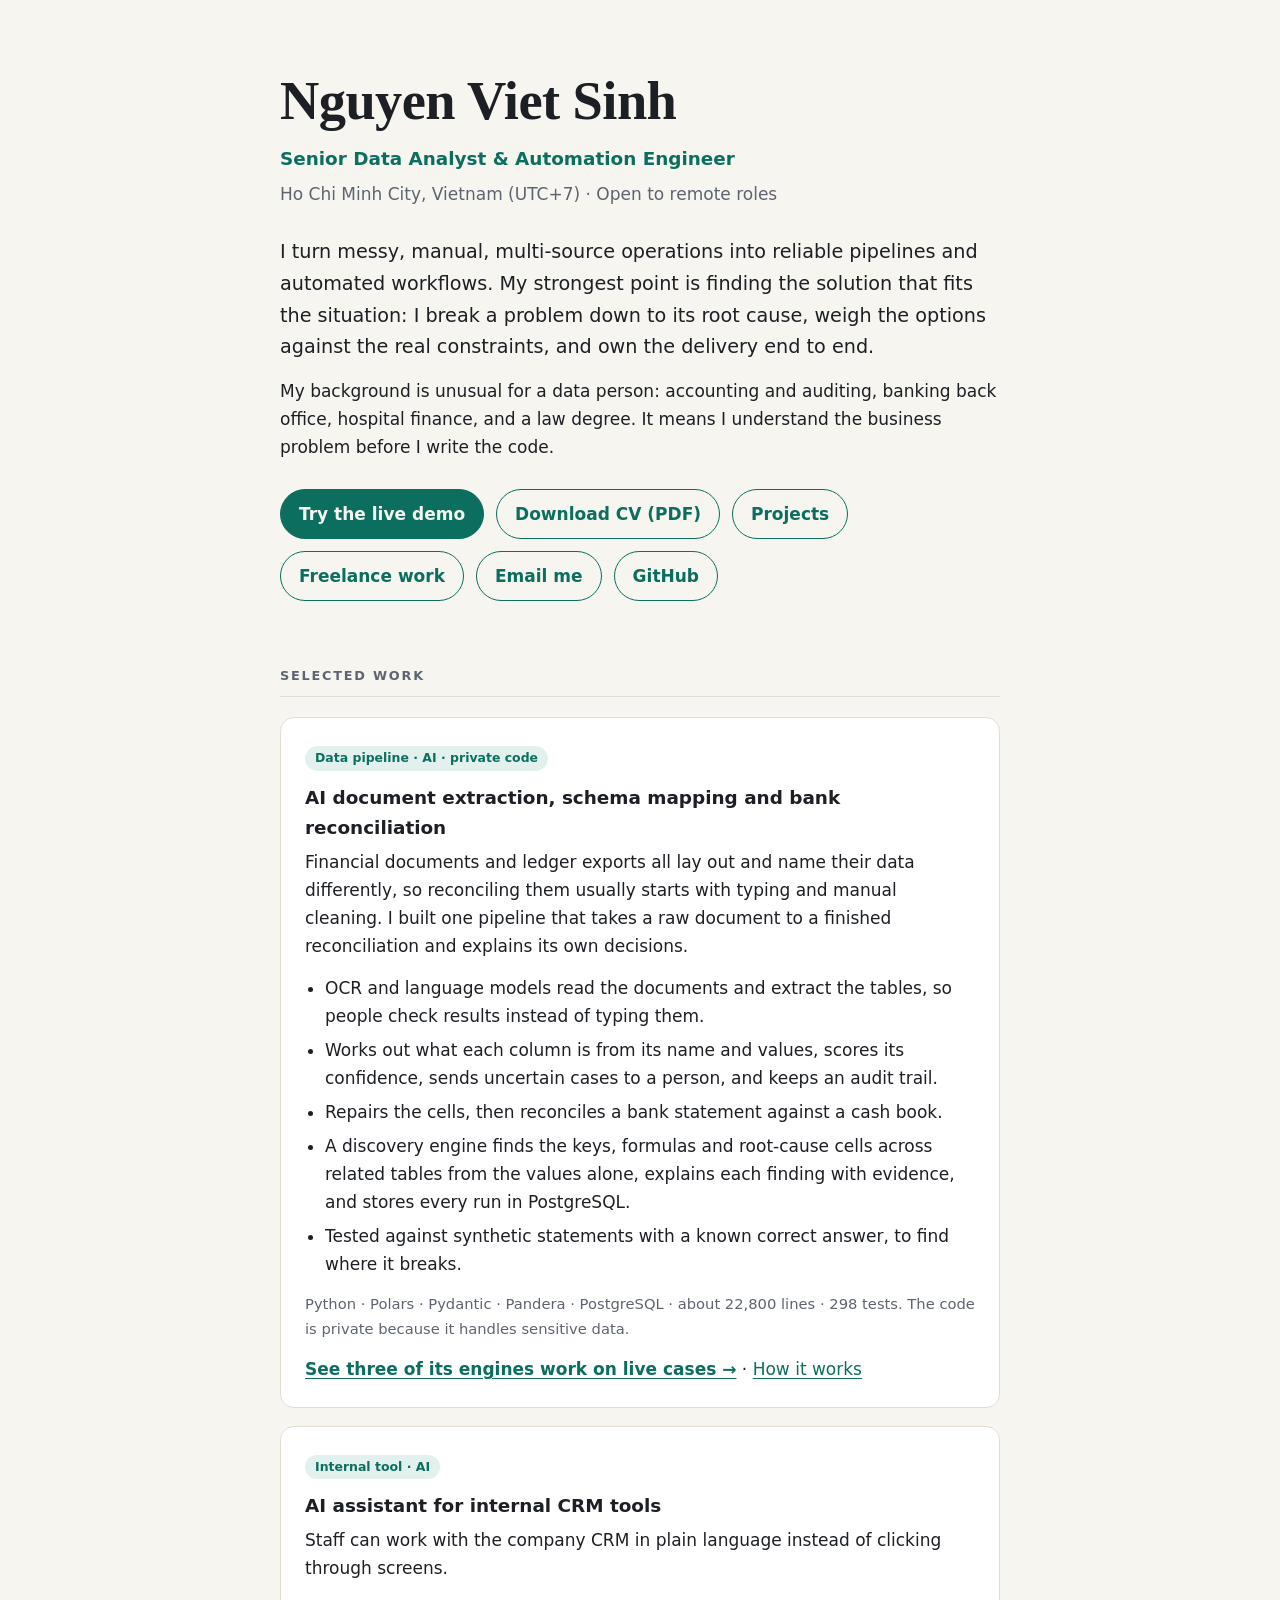
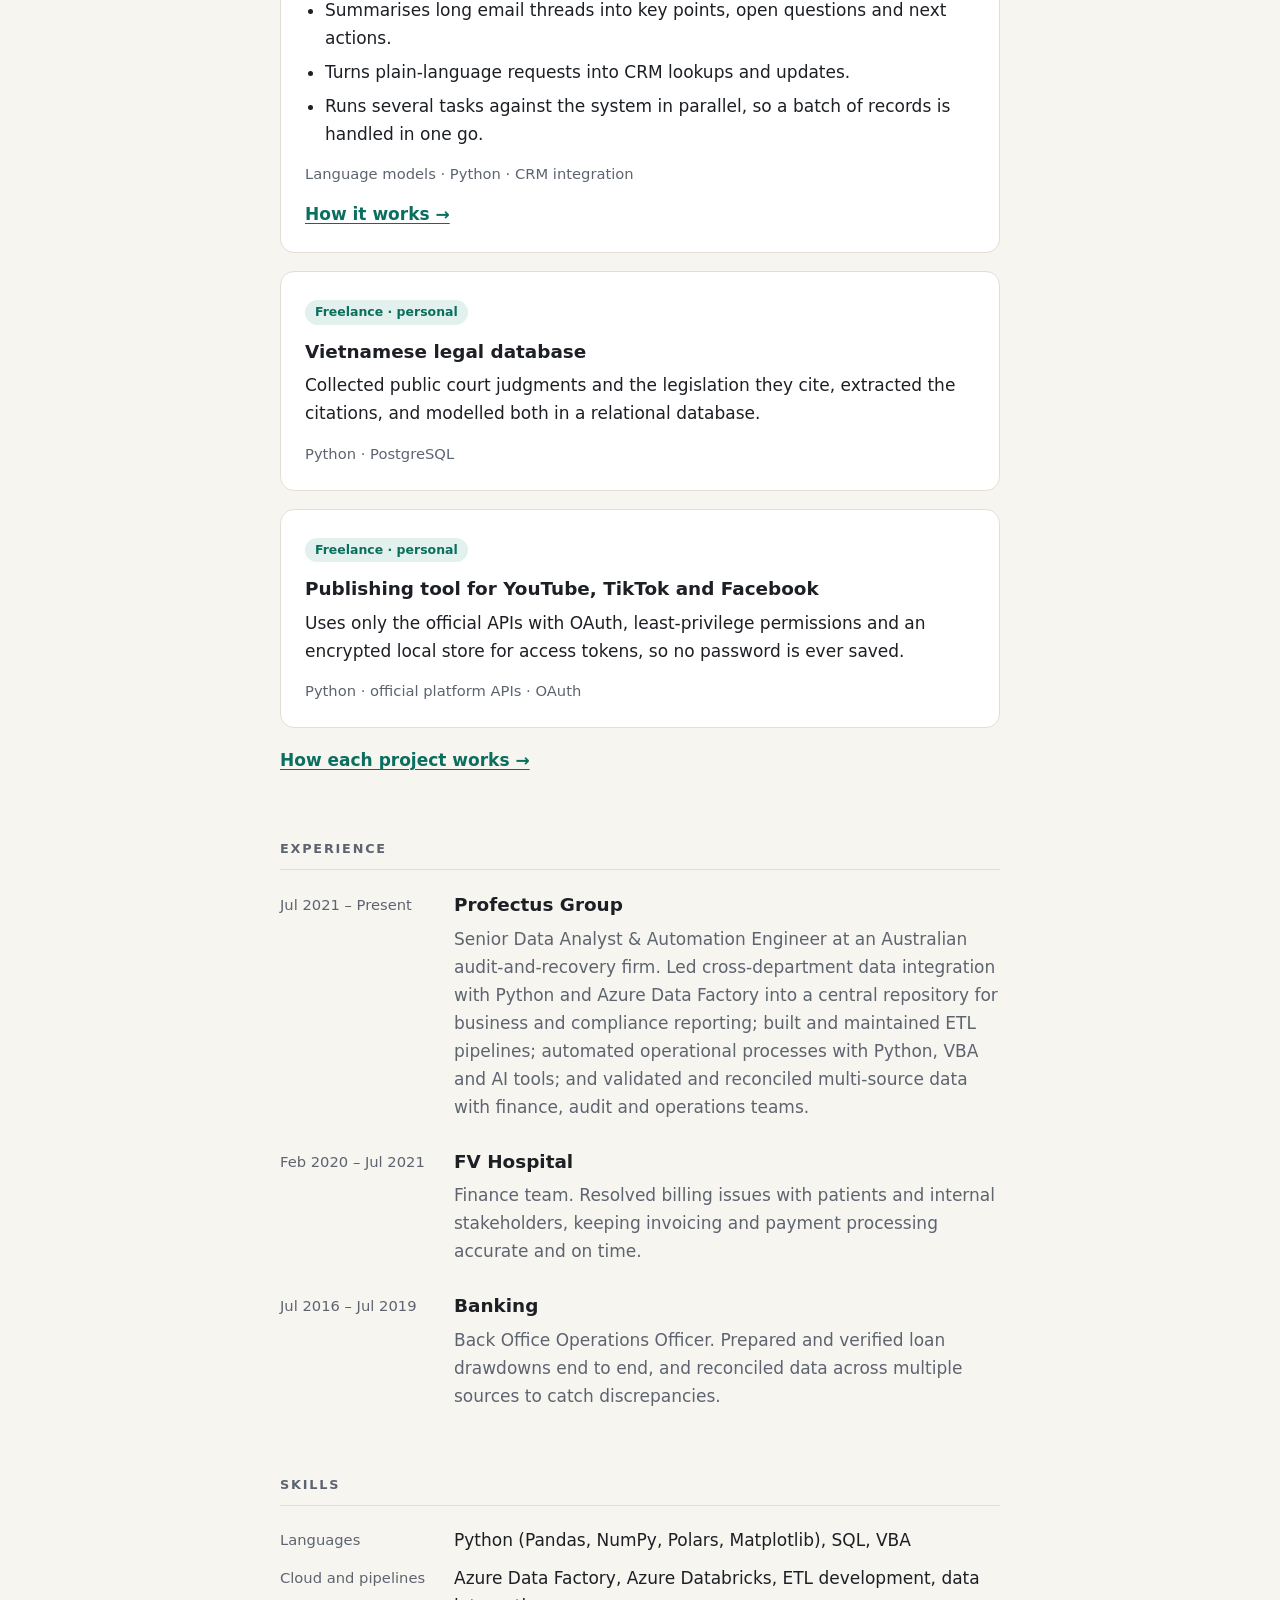
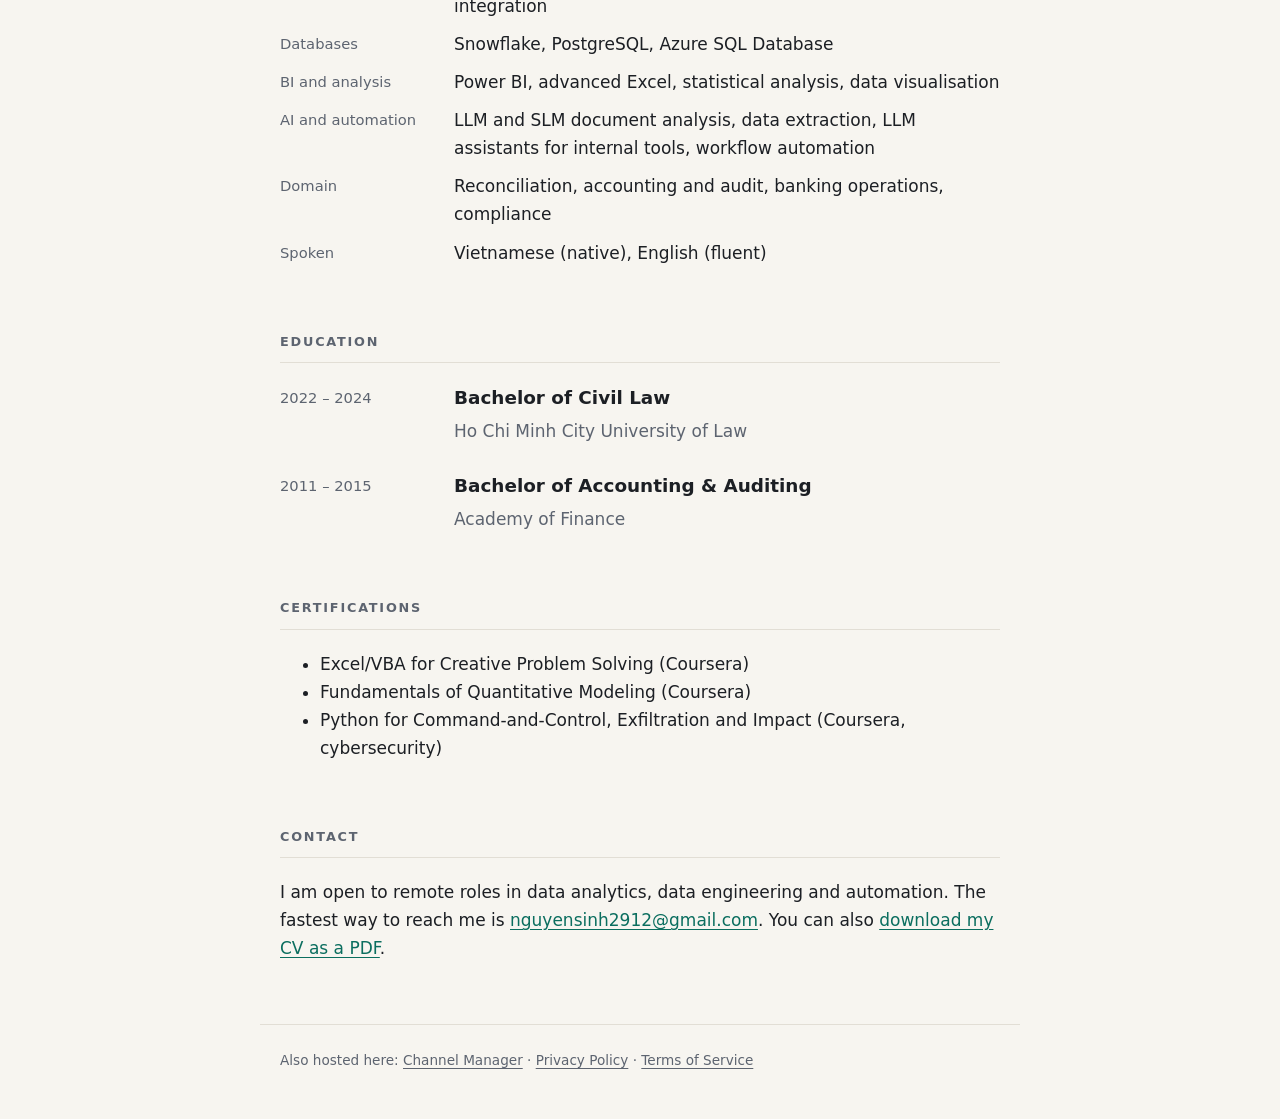
<file: index.html>
<!doctype html>
<html lang="en">
<head>
  <meta charset="utf-8">
  <meta name="viewport" content="width=device-width, initial-scale=1">
  <meta name="robots" content="noindex">
  <title>Nguyen Viet Sinh | Data &amp; Automation Engineer</title>
  <meta name="description" content="Senior data analyst and automation engineer in Ho Chi Minh City. Data pipelines, reconciliation and AI-assisted automation. Open to remote roles.">
  <style>
    :root {
      --bg: #f7f5f0; --surface: #ffffff; --text: #1c1f24; --muted: #5d6470;
      --line: #e2ded5; --accent: #0b6e5f; --accent-soft: #e3f1ee;
    }
    @media (prefers-color-scheme: dark) {
      :root {
        --bg: #14171a; --surface: #1c2024; --text: #e8e6e1; --muted: #9aa1ab;
        --line: #2c3238; --accent: #5cc9b5; --accent-soft: #1d3530;
      }
    }
    * { box-sizing: border-box; }
    body {
      margin: 0; background: var(--bg); color: var(--text);
      font-family: system-ui, -apple-system, "Segoe UI", Roboto, sans-serif;
      line-height: 1.65; font-size: 17px;
    }
    main { max-width: 760px; margin: 0 auto; padding: 72px 20px 48px; }
    a { color: var(--accent); text-underline-offset: 3px; }
    h1 { font-family: Georgia, "Times New Roman", serif; font-size: clamp(2.2rem, 7vw, 3.4rem); line-height: 1.1; margin: 0 0 12px; letter-spacing: -0.01em; }
    h2 { font-size: 0.8rem; text-transform: uppercase; letter-spacing: 0.14em; color: var(--muted); margin: 64px 0 20px; padding-bottom: 10px; border-bottom: 1px solid var(--line); }
    h3 { font-size: 1.15rem; margin: 0 0 4px; }
    p { margin: 0 0 14px; }
    .role { font-size: 1.15rem; color: var(--accent); font-weight: 600; margin: 0 0 6px; }
    .where { color: var(--muted); margin: 0 0 28px; }
    .lead { font-size: 1.2rem; max-width: 62ch; }
    .links { display: flex; flex-wrap: wrap; gap: 12px; margin-top: 28px; }
    .btn { display: inline-block; padding: 10px 18px; border-radius: 999px; text-decoration: none; font-weight: 600; border: 1px solid var(--accent); }
    .btn.primary { background: var(--accent); color: var(--bg); }
    .card { background: var(--surface); border: 1px solid var(--line); border-radius: 14px; padding: 24px; margin-bottom: 18px; }
    .card .tag { display: inline-block; font-size: 0.78rem; background: var(--accent-soft); color: var(--accent); padding: 2px 10px; border-radius: 999px; margin-bottom: 12px; font-weight: 600; }
    .stat { font-family: Georgia, serif; font-size: 2rem; line-height: 1.2; margin: 6px 0 10px; }
    .card ul { margin: 10px 0 0; padding-left: 20px; }
    .card li { margin-bottom: 6px; }
    .stack { color: var(--muted); font-size: 0.92rem; margin: 14px 0 0; }
    .job { display: grid; grid-template-columns: 150px 1fr; gap: 6px 24px; margin-bottom: 26px; }
    .job .when { color: var(--muted); font-size: 0.92rem; padding-top: 3px; }
    .job p { margin: 0; color: var(--muted); }
    .skills { display: grid; grid-template-columns: 150px 1fr; gap: 10px 24px; margin: 0; }
    .skills dt { color: var(--muted); font-size: 0.92rem; padding-top: 2px; }
    .skills dd { margin: 0; }
    footer { max-width: 760px; margin: 0 auto; padding: 24px 20px 48px; color: var(--muted); font-size: 0.85rem; border-top: 1px solid var(--line); }
    footer a { color: var(--muted); }
    @media (max-width: 560px) {
      main { padding-top: 48px; }
      .job, .skills { grid-template-columns: 1fr; gap: 2px; }
      .skills dd { margin-bottom: 10px; }
    }
  </style>
</head>
<body>
<main>
  <header>
    <h1>Nguyen Viet Sinh</h1>
    <p class="role">Senior Data Analyst &amp; Automation Engineer</p>
    <p class="where">Ho Chi Minh City, Vietnam (UTC+7) · Open to remote roles</p>
    <p class="lead">I turn messy, manual, multi-source operations into reliable pipelines and automated workflows. My strongest point is finding the solution that fits the situation: I break a problem down to its root cause, weigh the options against the real constraints, and own the delivery end to end.</p>
    <p>My background is unusual for a data person: accounting and auditing, banking back office, hospital finance, and a law degree. It means I understand the business problem before I write the code.</p>
    <div class="links">
      <a class="btn primary" href="demo.html">Try the live demo</a>
      <a class="btn" href="cv.pdf" download>Download CV (PDF)</a>
      <a class="btn" href="projects.html">Projects</a>
      <a class="btn" href="freelance.html">Freelance work</a>
      <a class="btn" href="mailto:nguyensinh2912@gmail.com">Email me</a>
      <a class="btn" href="https://github.com/nguyensinh0210">GitHub</a>
    </div>
  </header>

  <h2>Selected work</h2>

  <article class="card">
    <span class="tag">Data pipeline · AI · private code</span>
    <h3>AI document extraction, schema mapping and bank reconciliation</h3>
    <p>Financial documents and ledger exports all lay out and name their data differently, so reconciling them usually starts with typing and manual cleaning. I built one pipeline that takes a raw document to a finished reconciliation and explains its own decisions.</p>
    <ul>
      <li>OCR and language models read the documents and extract the tables, so people check results instead of typing them.</li>
      <li>Works out what each column is from its name and values, scores its confidence, sends uncertain cases to a person, and keeps an audit trail.</li>
      <li>Repairs the cells, then reconciles a bank statement against a cash book.</li>
      <li>A discovery engine finds the keys, formulas and root-cause cells across related tables from the values alone, explains each finding with evidence, and stores every run in PostgreSQL.</li>
      <li>Tested against synthetic statements with a known correct answer, to find where it breaks.</li>
    </ul>
    <p class="stack">Python · Polars · Pydantic · Pandera · PostgreSQL · about 22,800 lines · 298 tests. The code is private because it handles sensitive data.</p>
    <p style="margin:14px 0 0"><a href="demo.html"><strong>See three of its engines work on live cases &rarr;</strong></a> · <a href="projects.html#pipeline">How it works</a></p>
  </article>

  <article class="card">
    <span class="tag">Internal tool · AI</span>
    <h3>AI assistant for internal CRM tools</h3>
    <p>Staff can work with the company CRM in plain language instead of clicking through screens.</p>
    <ul>
      <li>Summarises long email threads into key points, open questions and next actions.</li>
      <li>Turns plain-language requests into CRM lookups and updates.</li>
      <li>Runs several tasks against the system in parallel, so a batch of records is handled in one go.</li>
    </ul>
    <p class="stack">Language models · Python · CRM integration</p>
    <p style="margin:14px 0 0"><a href="projects.html#crm"><strong>How it works &rarr;</strong></a></p>
  </article>

  <article class="card">
    <span class="tag">Freelance · personal</span>
    <h3>Vietnamese legal database</h3>
    <p>Collected public court judgments and the legislation they cite, extracted the citations, and modelled both in a relational database.</p>
    <p class="stack">Python · PostgreSQL</p>
  </article>

  <article class="card">
    <span class="tag">Freelance · personal</span>
    <h3>Publishing tool for YouTube, TikTok and Facebook</h3>
    <p>Uses only the official APIs with OAuth, least-privilege permissions and an encrypted local store for access tokens, so no password is ever saved.</p>
    <p class="stack">Python · official platform APIs · OAuth</p>
  </article>

  <p><a href="projects.html"><strong>How each project works &rarr;</strong></a></p>

  <h2>Experience</h2>

  <div class="job">
    <div class="when">Jul 2021 – Present</div>
    <div>
      <h3>Profectus Group</h3>
      <p>Senior Data Analyst &amp; Automation Engineer at an Australian audit-and-recovery firm. Led cross-department data integration with Python and Azure Data Factory into a central repository for business and compliance reporting; built and maintained ETL pipelines; automated operational processes with Python, VBA and AI tools; and validated and reconciled multi-source data with finance, audit and operations teams.</p>
    </div>
  </div>
  <div class="job">
    <div class="when">Feb 2020 – Jul 2021</div>
    <div>
      <h3>FV Hospital</h3>
      <p>Finance team. Resolved billing issues with patients and internal stakeholders, keeping invoicing and payment processing accurate and on time.</p>
    </div>
  </div>
  <div class="job">
    <div class="when">Jul 2016 – Jul 2019</div>
    <div>
      <h3>Banking</h3>
      <p>Back Office Operations Officer. Prepared and verified loan drawdowns end to end, and reconciled data across multiple sources to catch discrepancies.</p>
    </div>
  </div>

  <h2>Skills</h2>
  <dl class="skills">
    <dt>Languages</dt><dd>Python (Pandas, NumPy, Polars, Matplotlib), SQL, VBA</dd>
    <dt>Cloud and pipelines</dt><dd>Azure Data Factory, Azure Databricks, ETL development, data integration</dd>
    <dt>Databases</dt><dd>Snowflake, PostgreSQL, Azure SQL Database</dd>
    <dt>BI and analysis</dt><dd>Power BI, advanced Excel, statistical analysis, data visualisation</dd>
    <dt>AI and automation</dt><dd>LLM and SLM document analysis, data extraction, LLM assistants for internal tools, workflow automation</dd>
    <dt>Domain</dt><dd>Reconciliation, accounting and audit, banking operations, compliance</dd>
    <dt>Spoken</dt><dd>Vietnamese (native), English (fluent)</dd>
  </dl>

  <h2>Education</h2>
  <div class="job">
    <div class="when">2022 – 2024</div>
    <div><h3>Bachelor of Civil Law</h3><p>Ho Chi Minh City University of Law</p></div>
  </div>
  <div class="job">
    <div class="when">2011 – 2015</div>
    <div><h3>Bachelor of Accounting &amp; Auditing</h3><p>Academy of Finance</p></div>
  </div>

  <h2>Certifications</h2>
  <ul>
    <li>Excel/VBA for Creative Problem Solving (Coursera)</li>
    <li>Fundamentals of Quantitative Modeling (Coursera)</li>
    <li>Python for Command-and-Control, Exfiltration and Impact (Coursera, cybersecurity)</li>
  </ul>

  <h2>Contact</h2>
  <p>I am open to remote roles in data analytics, data engineering and automation. The fastest way to reach me is <a href="mailto:nguyensinh2912@gmail.com">nguyensinh2912@gmail.com</a>. You can also <a href="cv.pdf" download>download my CV as a PDF</a>.</p>
</main>
<footer>
  Also hosted here: <a href="channel-manager.html">Channel Manager</a> · <a href="privacy.html">Privacy Policy</a> · <a href="terms.html">Terms of Service</a>
</footer>
</body>
</html>
</file>
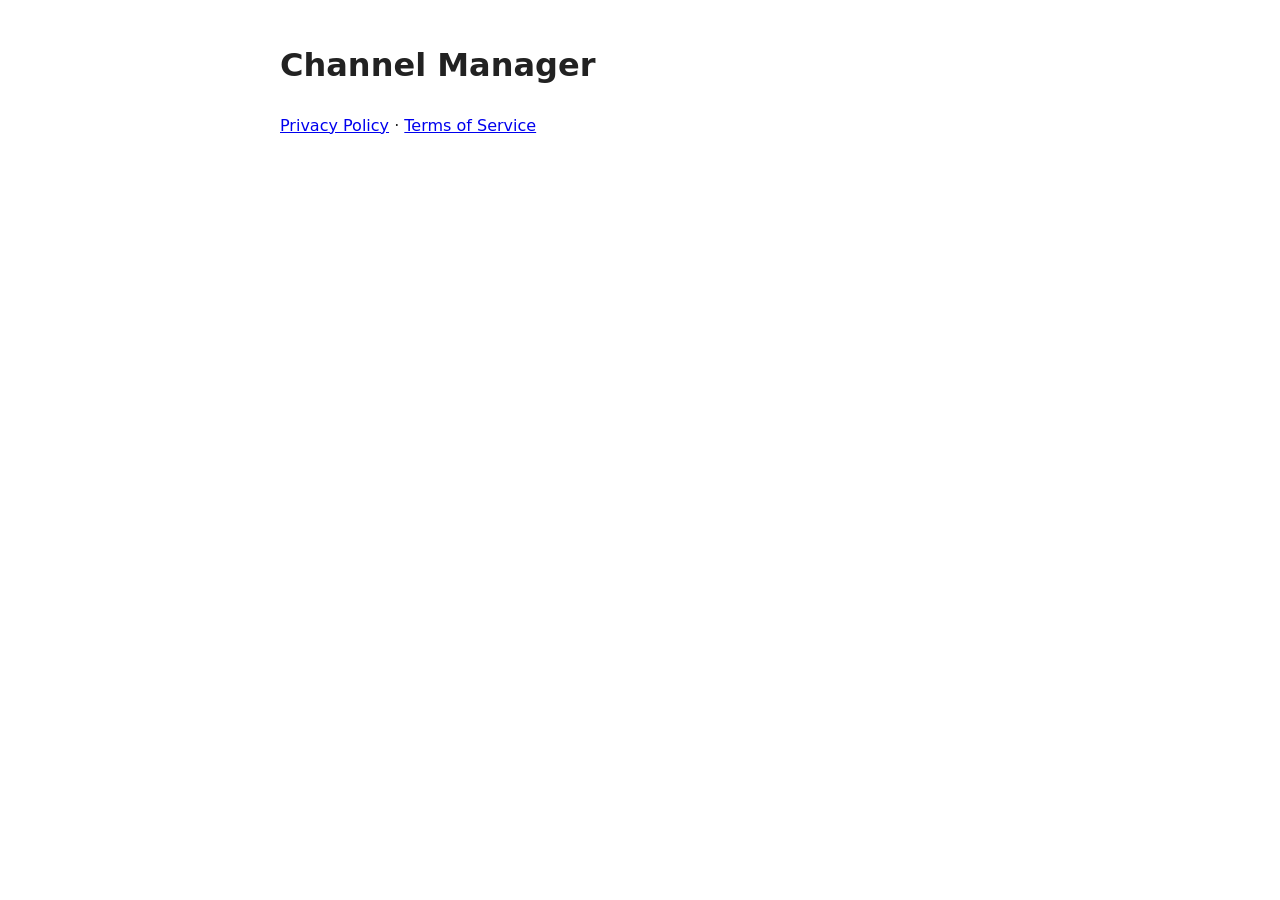
<file: channel-manager.html>
<!doctype html>
<html lang="en">
<head>
  <meta charset="utf-8">
  <meta name="viewport" content="width=device-width, initial-scale=1">
  <meta name="robots" content="noindex">
  <title>Channel Manager</title>
  <style>
    body { font-family: system-ui, sans-serif; max-width: 720px; margin: 40px auto; padding: 0 16px; line-height: 1.6; color: #222; }
  </style>
</head>
<body>
  <h1>Channel Manager</h1>
  <p><a href="privacy.html">Privacy Policy</a> · <a href="terms.html">Terms of Service</a></p>
</body>
</html>
</file>
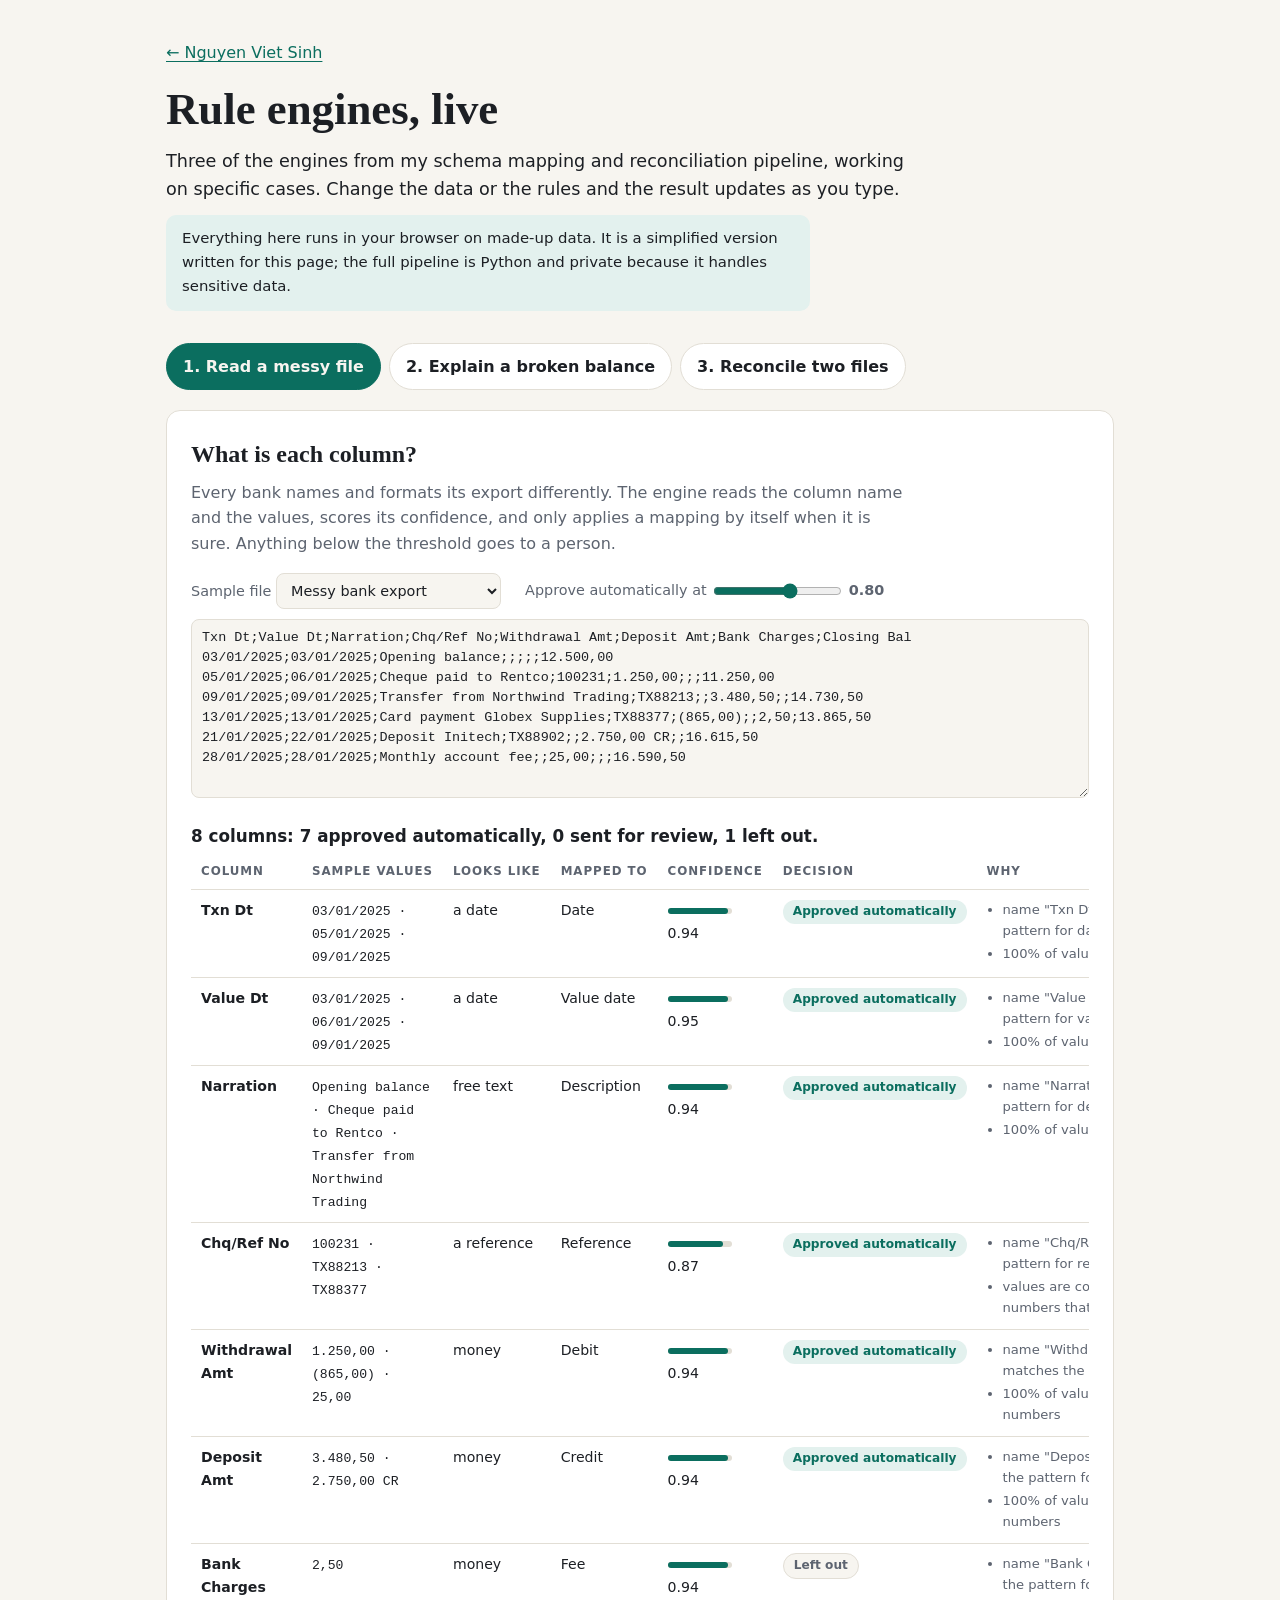
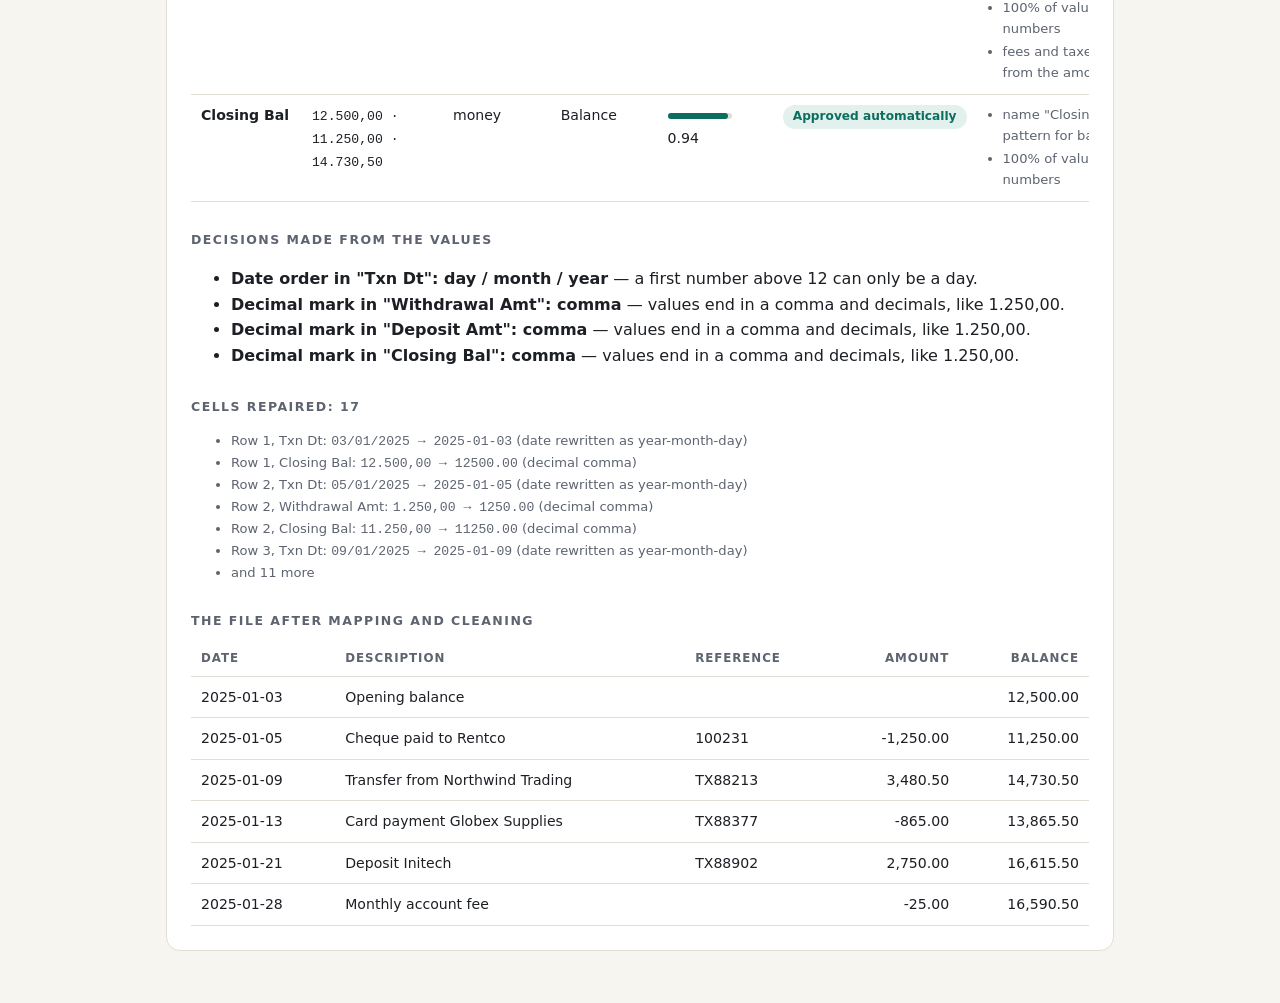
<file: demo.html>
<!doctype html>
<html lang="en">
<head>
  <meta charset="utf-8">
  <meta name="viewport" content="width=device-width, initial-scale=1">
  <meta name="robots" content="noindex">
  <title>Rule engines demo | Nguyen Viet Sinh</title>
  <style>
    :root {
      --bg: #f7f5f0; --surface: #ffffff; --text: #1c1f24; --muted: #5d6470;
      --line: #e2ded5; --accent: #0b6e5f; --accent-soft: #e3f1ee;
      --warn: #8a5300; --warn-soft: #fbefd5; --bad: #a3302a; --bad-soft: #fbe6e3;
    }
    @media (prefers-color-scheme: dark) {
      :root {
        --bg: #14171a; --surface: #1c2024; --text: #e8e6e1; --muted: #9aa1ab;
        --line: #2c3238; --accent: #5cc9b5; --accent-soft: #1d3530;
        --warn: #e9b765; --warn-soft: #3a2e16; --bad: #f09a92; --bad-soft: #3d1f1c;
      }
    }
    * { box-sizing: border-box; }
    body { margin: 0; background: var(--bg); color: var(--text); font-family: system-ui, -apple-system, "Segoe UI", Roboto, sans-serif; line-height: 1.6; font-size: 16px; }
    main { max-width: 980px; margin: 0 auto; padding: 40px 16px 64px; }
    a { color: var(--accent); text-underline-offset: 3px; }
    h1 { font-family: Georgia, "Times New Roman", serif; font-size: clamp(2rem, 6vw, 2.8rem); line-height: 1.15; margin: 18px 0 12px; }
    h2 { font-family: Georgia, serif; font-size: 1.5rem; margin: 0 0 6px; }
    h3 { font-size: 0.78rem; text-transform: uppercase; letter-spacing: 0.12em; color: var(--muted); margin: 28px 0 10px; }
    p { margin: 0 0 12px; }
    .lead { font-size: 1.1rem; max-width: 68ch; }
    .note { background: var(--accent-soft); border-radius: 10px; padding: 12px 16px; font-size: 0.93rem; max-width: 68ch; }
    .tabs { display: flex; flex-wrap: wrap; gap: 8px; margin: 32px 0 20px; }
    .tabs button { font: inherit; font-weight: 600; padding: 10px 16px; border-radius: 999px; border: 1px solid var(--line); background: var(--surface); color: var(--text); cursor: pointer; }
    .tabs button[aria-selected="true"] { background: var(--accent); border-color: var(--accent); color: var(--bg); }
    section { background: var(--surface); border: 1px solid var(--line); border-radius: 14px; padding: 24px; }
    section[hidden] { display: none; }
    .ask { color: var(--muted); max-width: 70ch; }
    .controls { display: flex; flex-wrap: wrap; gap: 14px 24px; align-items: center; margin: 16px 0 10px; }
    label { font-size: 0.9rem; color: var(--muted); }
    select, textarea, input[type=number] { font: inherit; color: var(--text); background: var(--bg); border: 1px solid var(--line); border-radius: 8px; padding: 8px 10px; }
    textarea { width: 100%; font-family: ui-monospace, Consolas, monospace; font-size: 0.84rem; line-height: 1.5; white-space: pre; overflow: auto; resize: vertical; }
    input[type=range] { accent-color: var(--accent); vertical-align: middle; }
    .two { display: grid; grid-template-columns: 1fr 1fr; gap: 16px; }
    .scroll { overflow-x: auto; }
    table { border-collapse: collapse; width: 100%; font-size: 0.88rem; }
    th { text-align: left; font-size: 0.74rem; text-transform: uppercase; letter-spacing: 0.08em; color: var(--muted); font-weight: 600; padding: 8px 10px; border-bottom: 1px solid var(--line); white-space: nowrap; }
    td { padding: 9px 10px; border-bottom: 1px solid var(--line); vertical-align: top; }
    td.num, th.num { text-align: right; font-variant-numeric: tabular-nums; white-space: nowrap; }
    tr.hit td { background: var(--bad-soft); }
    .mono { font-family: ui-monospace, Consolas, monospace; font-size: 0.82rem; }
    .small { font-size: 0.82rem; color: var(--muted); }
    .badge { display: inline-block; padding: 2px 10px; border-radius: 999px; font-size: 0.76rem; font-weight: 700; white-space: nowrap; }
    .ok { background: var(--accent-soft); color: var(--accent); }
    .warn { background: var(--warn-soft); color: var(--warn); }
    .bad { background: var(--bad-soft); color: var(--bad); }
    .off { background: var(--bg); color: var(--muted); border: 1px solid var(--line); }
    .bar { display: inline-block; width: 64px; height: 6px; border-radius: 3px; background: var(--line); margin-right: 8px; vertical-align: middle; }
    .bar span { display: block; height: 100%; border-radius: 3px; background: var(--accent); }
    .bar.low span { background: var(--warn); }
    ul.why { margin: 0; padding-left: 16px; min-width: 230px; } ul.why li { margin-bottom: 2px; }
    .summary { font-size: 1.05rem; font-weight: 600; margin: 18px 0 4px; }
    .finding { border: 1px solid var(--line); border-left: 4px solid var(--accent); border-radius: 8px; padding: 14px 16px; margin-bottom: 12px; }
    .finding h4 { margin: 0 0 6px; font-size: 1.02rem; }
    .rules { list-style: none; margin: 0; padding: 0; counter-reset: r; }
    .rules li { counter-increment: r; padding: 6px 0; }
    .rules li::before { content: counter(r) "."; color: var(--muted); display: inline-block; width: 22px; }
    .stmt { display: grid; grid-template-columns: 1fr 1fr; gap: 16px; }
    .stmt dl { margin: 0; border: 1px solid var(--line); border-radius: 8px; padding: 12px 16px; display: grid; grid-template-columns: 1fr auto; gap: 4px 16px; }
    .stmt dt { color: var(--muted); } .stmt dd { margin: 0; text-align: right; font-variant-numeric: tabular-nums; }
    .stmt .tot { font-weight: 700; color: var(--text); border-top: 1px solid var(--line); padding-top: 6px; margin-top: 4px; }
    .err { color: var(--bad); font-weight: 600; }
    details { margin: 12px 0; } summary { cursor: pointer; color: var(--accent); font-weight: 600; }
    @media (max-width: 680px) { .two, .stmt { grid-template-columns: 1fr; } section { padding: 18px 14px; } }
  </style>
</head>
<body>
<main>
  <a href="./">&larr; Nguyen Viet Sinh</a>
  <h1>Rule engines, live</h1>
  <p class="lead">Three of the engines from my schema mapping and reconciliation pipeline, working on specific cases. Change the data or the rules and the result updates as you type.</p>
  <p class="note">Everything here runs in your browser on made-up data. It is a simplified version written for this page; the full pipeline is Python and private because it handles sensitive data.</p>

  <div class="tabs" role="tablist">
    <button role="tab" data-tab="map" aria-selected="true">1. Read a messy file</button>
    <button role="tab" data-tab="bal" aria-selected="false">2. Explain a broken balance</button>
    <button role="tab" data-tab="rec" aria-selected="false">3. Reconcile two files</button>
  </div>

  <section id="tab-map">
    <h2>What is each column?</h2>
    <p class="ask">Every bank names and formats its export differently. The engine reads the column name and the values, scores its confidence, and only applies a mapping by itself when it is sure. Anything below the threshold goes to a person.</p>
    <div class="controls">
      <label>Sample file <select id="map-preset"></select></label>
      <label>Approve automatically at <input type="range" id="map-thr" min="0.5" max="0.99" step="0.01" value="0.8"> <strong id="map-thr-v">0.80</strong></label>
    </div>
    <textarea id="map-in" rows="8" spellcheck="false" aria-label="File contents"></textarea>
    <div id="map-out"></div>
  </section>

  <section id="tab-bal" hidden>
    <h2>Why does the balance break?</h2>
    <p class="ask">When a running balance stops adding up, the engine works backwards. It tests each hypothesis against the exact gap, proposes a correction, then replays the statement to check the correction closes it.</p>
    <div class="controls">
      <label>Planted error <select id="bal-preset"></select></label>
    </div>
    <textarea id="bal-in" rows="9" spellcheck="false" aria-label="Statement contents"></textarea>
    <div id="bal-out"></div>
  </section>

  <section id="tab-rec" hidden>
    <h2>Which lines belong together?</h2>
    <p class="ask">A bank statement against a cash book. Rules claim lines in ranked order, and a higher rule overrules a lower one. Switch a rule off or change the date tolerance to see what each rule contributes.</p>
    <div class="two">
      <div>
        <h3>Matching rules, in ranked order</h3>
        <ol class="rules" id="rec-rules"></ol>
      </div>
      <div>
        <h3>Settings</h3>
        <p><label>Date tolerance <input type="range" id="rec-tol" min="0" max="7" step="1" value="3"> <strong id="rec-tol-v">3 days</strong></label></p>
        <p class="small">A match is approved automatically at a confidence of 0.90 or more. Amounts are signed: plus is money into the bank.</p>
        <details>
          <summary>Edit the two files</summary>
          <p class="small">Bank statement</p>
          <textarea id="rec-bank" rows="8" spellcheck="false" aria-label="Bank statement"></textarea>
          <p class="small">Cash book</p>
          <textarea id="rec-book" rows="8" spellcheck="false" aria-label="Cash book"></textarea>
        </details>
      </div>
    </div>
    <div id="rec-out"></div>
  </section>
</main>

<script src="demo-engine.js"></script>
<script src="demo-data.js"></script>
<script>
(function () {
  'use strict';
  const E = window.Engine, D = window.DemoData;
  const $ = id => document.getElementById(id);
  function el(tag, attrs) {
    const e = document.createElement(tag);
    if (attrs) for (const k in attrs) { if (k === 'class') e.className = attrs[k]; else e.setAttribute(k, attrs[k]); }
    for (let i = 2; i < arguments.length; i++) {
      const kids = Array.isArray(arguments[i]) ? arguments[i] : [arguments[i]];
      for (const k of kids) if (k != null && k !== false) e.append(k.nodeType ? k : document.createTextNode(String(k)));
    }
    return e;
  }
  function table(headers, rows) {
    const t = el('table', null, el('thead', null, el('tr', null, headers.map(h => el('th', h.num ? { class: 'num' } : null, h.t || h)))));
    const body = el('tbody');
    for (const r of rows) {
      const tr = el('tr', r.hit ? { class: 'hit' } : null);
      r.cells.forEach((c, i) => tr.append(el('td', headers[i].num ? { class: 'num' } : null, c)));
      body.append(tr);
    }
    t.append(body);
    return el('div', { class: 'scroll' }, t);
  }
  const money = v => v == null ? '' : E.fmt(Math.round(v * 100));
  const badge = (cls, text) => el('span', { class: 'badge ' + cls }, text);
  const conf = c => el('span', null, el('span', { class: 'bar' + (c < 0.8 ? ' low' : '') }, el('span', { style: 'width:' + Math.round(c * 100) + '%' })), c.toFixed(2));
  function guard(out, fn) {
    out.replaceChildren();
    try { fn(); } catch (e) { out.replaceChildren(el('p', { class: 'err' }, 'Could not read that: ' + e.message)); }
  }
  function fillPresets(select, list, input, render) {
    list.forEach((p, i) => select.append(el('option', { value: i }, p.name)));
    select.addEventListener('change', () => { input.value = list[select.value].text; render(); });
    input.value = list[0].text;
    input.addEventListener('input', render);
  }

  // tabs
  function showTab(name) {
    document.querySelectorAll('.tabs button').forEach(x => x.setAttribute('aria-selected', x.dataset.tab === name ? 'true' : 'false'));
    for (const t of ['map', 'bal', 'rec']) $('tab-' + t).hidden = t !== name;
  }
  document.querySelectorAll('.tabs button').forEach(b => b.addEventListener('click', () => {
    showTab(b.dataset.tab);
    try { history.replaceState(null, '', '#' + b.dataset.tab); } catch (e) {}
  }));
  if (['bal', 'rec'].includes(location.hash.slice(1))) showTab(location.hash.slice(1));

  // ---------------- 1. column mapping
  const STATUS = { approved: ['ok', 'Approved automatically'], review: ['warn', 'Needs review'], excluded: ['off', 'Left out'], ignored: ['off', 'Ignored'] };
  function renderMap() {
    const thr = +$('map-thr').value;
    $('map-thr-v').textContent = thr.toFixed(2);
    guard($('map-out'), () => {
      const out = $('map-out'), t = E.parseCSV($('map-in').value);
      if (!t.headers.length || !t.rows.length) throw new Error('paste a header row and at least one data row.');
      const m = E.mapColumns(t, thr), c = E.cleanTable(t, m);
      const n = s => m.filter(x => x.status === s).length;
      out.append(el('p', { class: 'summary' }, m.length + ' columns: ' + n('approved') + ' approved automatically, ' + n('review') + ' sent for review, ' + (n('excluded') + n('ignored')) + ' left out.'));
      out.append(table(['Column', 'Sample values', 'Looks like', 'Mapped to', 'Confidence', 'Decision', 'Why'], m.map(x => ({
        cells: [
          el('strong', null, x.name), el('span', { class: 'mono' }, x.samples.join(' · ')),
          E.NATURE_LABEL[x.nature], x.target || '—', conf(x.conf), badge(STATUS[x.status][0], STATUS[x.status][1]),
          el('ul', { class: 'why small' }, x.evidence.map(e => el('li', null, e)), x.alternatives.length ? el('li', null, 'Alternatives: ' + x.alternatives.join(', ')) : null)
        ]
      }))));
      if (c.decisions.length) {
        out.append(el('h3', null, 'Decisions made from the values'));
        out.append(el('ul', null, c.decisions.map(d => el('li', null, el('strong', null, d.label + ': ' + d.value), ' — ' + d.reason + '. ', d.ambiguous ? badge('warn', 'Needs review') : null))));
      }
      out.append(el('h3', null, 'Cells repaired: ' + c.repairs.length + (c.problems.length ? ' · Problems: ' + c.problems.length : '')));
      if (c.repairs.length) out.append(el('ul', { class: 'small' },
        c.repairs.slice(0, 6).map(r => el('li', null, 'Row ' + r.row + ', ' + r.column + ': ', el('span', { class: 'mono' }, r.raw + ' → ' + r.parsed), ' (' + r.note + ')')),
        c.repairs.length > 6 ? el('li', null, 'and ' + (c.repairs.length - 6) + ' more') : null));
      if (c.problems.length) out.append(el('ul', { class: 'small' }, c.problems.map(r => el('li', null, 'Row ' + r.row + ', ' + r.column + ': ', el('span', { class: 'mono' }, r.raw), ' (' + r.note + ')'))));
      out.append(el('h3', null, 'The file after mapping and cleaning'));
      out.append(table(['Date', 'Description', 'Reference', { t: 'Amount', num: 1 }, { t: 'Balance', num: 1 }],
        c.rows.slice(0, 10).map(r => ({ cells: [r.date || '', r.description, r.reference, money(r.amount), money(r.balance)] }))));
    });
  }
  fillPresets($('map-preset'), D.mapping, $('map-in'), renderMap);
  $('map-thr').addEventListener('input', renderMap);

  // ---------------- 2. balance attribution
  function renderBal() {
    guard($('bal-out'), () => {
      const out = $('bal-out'), r = E.analyseStatement($('bal-in').value);
      if (!r.breaks.length) out.append(el('p', { class: 'summary' }, 'The statement adds up: every balance follows from the row above.'));
      else out.append(el('p', { class: 'summary' },
        'The balance breaks on ' + r.breaks.length + ' row' + (r.breaks.length > 1 ? 's' : '') + '. The engine explains ' + (r.breaks.length > 1 ? 'them' : 'it') + ' with ' + r.findings.length + ' finding' + (r.findings.length > 1 ? 's' : '') + '. ',
        r.after === 0 ? badge('ok', 'Corrections replayed: the statement adds up') : badge('warn', 'After corrections ' + r.after + ' break(s) remain')));
      for (const f of r.findings) out.append(el('div', { class: 'finding' },
        el('h4', null, 'Row ' + f.rowNo + ': ' + f.kind + ' ', badge(f.conf >= 0.8 ? 'ok' : 'warn', 'confidence ' + f.conf.toFixed(2))),
        el('p', null, f.why), el('p', null, el('strong', null, 'Proposed correction: '), f.fix)));
      const hit = new Map(r.breaks.map(b => [b.i, b]));
      out.append(el('h3', null, 'The statement, row by row'));
      out.append(table(['Row', 'Date', 'Description', { t: 'Amount', num: 1 }, { t: 'Stated balance', num: 1 }, { t: 'Expected', num: 1 }, { t: 'Gap', num: 1 }],
        r.items.map((it, i) => {
          const b = hit.get(i);
          return { hit: !!b, cells: [it.rowNo, it.date, it.description, it.a ? E.fmt(it.a) : '', E.fmt(it.bal), i ? E.fmt(r.items[i - 1].bal + it.a) : '', b ? E.fmt(b.gap) : ''] };
        })));
    });
  }
  fillPresets($('bal-preset'), D.balance, $('bal-in'), renderBal);

  // ---------------- 3. reconciliation
  const RULE_NAME = {};
  E.RULES.forEach(r => {
    RULE_NAME[r.id] = r.label;
    $('rec-rules').append(el('li', null, el('label', null, el('input', { type: 'checkbox', id: 'rule-' + r.id, checked: '' }), ' ', el('strong', null, r.label), ': ' + r.desc)));
  });
  $('rec-bank').value = D.recon.bank; $('rec-book').value = D.recon.book;
  const line = x => el('div', null, el('span', { class: 'mono' }, x.id), ' ' + x.date + ' · ' + x.desc + (x.ref ? ' · ' + x.ref : '') + ' · ', el('strong', null, E.fmt(x.amount)));
  function renderRec() {
    const tol = +$('rec-tol').value;
    $('rec-tol-v').textContent = tol + (tol === 1 ? ' day' : ' days');
    guard($('rec-out'), () => {
      const out = $('rec-out');
      const bank = E.loadEntries($('rec-bank').value, 'B'), book = E.loadEntries($('rec-book').value, 'K');
      const rules = {}, all = {};
      E.RULES.forEach(r => { rules[r.id] = $('rule-' + r.id).checked; all[r.id] = true; });
      const r = E.reconcile(bank, book, { rules, tolerance: tol, opening: D.recon.opening });
      const base = E.reconcile(bank, book, { rules: all, tolerance: 3, opening: D.recon.opening });
      const ch = E.countChanges(base.results, r.results);
      const ok = r.matches.filter(m => m.status === 'approved').length;
      out.append(el('p', { class: 'summary' }, bank.length + ' bank lines and ' + book.length + ' book entries: ' + r.matches.length + ' matches (' + ok + ' approved automatically, ' + (r.matches.length - ok) + ' for review), ' + r.bankOnly.length + ' bank lines and ' + r.bookOnly.length + ' book entries explained.'));
      if (ch.answers || ch.rules) out.append(el('p', { class: 'note' },
        'Compared with all rules on and a 3-day tolerance: ' + ch.answers + ' line' + (ch.answers === 1 ? '' : 's') + ' got a different answer, and ' + ch.rules + ' got the same answer from a lower rule acting as a backup. ',
        r.statement.balanced ? 'The statement below still balances, which is why a balance check alone cannot catch a wrong or missing match.' : ''));
      out.append(el('h3', null, 'Matches'));
      out.append(table(['Rule', 'Bank', 'Cash book', 'Confidence', 'Decision', 'Note'], r.matches.map(m => ({
        cells: [RULE_NAME[m.rule], m.bank.map(line), m.book.map(line), conf(m.conf),
          badge(m.status === 'approved' ? 'ok' : 'warn', m.status === 'approved' ? 'Approved automatically' : 'Needs review'),
          el('span', { class: 'small' }, m.note + (m.diff ? ' (difference ' + E.fmt(m.diff) + ')' : ''))]
      }))));
      const alone = (title, list) => {
        out.append(el('h3', null, title));
        out.append(list.length ? table(['Line', 'Explanation', 'What to do'], list.map(x => ({ cells: [line(x.entry), badge(x.duplicate ? 'bad' : 'off', x.label), el('span', { class: 'small' }, x.action)] })))
          : el('p', { class: 'small' }, 'None.'));
      };
      alone('Bank lines with no partner', r.bankOnly);
      alone('Book entries with no partner', r.bookOnly);
      const s = r.statement, row = (k, v, tot) => [el('dt', tot ? { class: 'tot' } : null, k), el('dd', tot ? { class: 'tot' } : null, E.fmt(v))];
      out.append(el('h3', null, 'Reconciliation statement'));
      out.append(el('div', { class: 'stmt' },
        el('dl', null, row('Balance per bank', s.bankBal), row('Timing items not yet at the bank', s.timing), row('Adjusted bank balance', s.adjBank, true)),
        el('dl', null, row('Balance per books', s.bookBal), row('Bank items not yet in the books', s.notInBooks), row('Duplicate entries removed', -s.dups), row('Posting errors corrected', s.errors), row('Adjusted book balance', s.adjBook, true))));
      out.append(el('p', null, s.balanced ? badge('ok', 'Adjusted bank equals adjusted books') : badge('bad', 'The two sides differ by ' + E.fmt(s.adjBank - s.adjBook))));
    });
  }
  ['rec-tol', 'rec-bank', 'rec-book'].forEach(id => $(id).addEventListener('input', renderRec));
  E.RULES.forEach(r => $('rule-' + r.id).addEventListener('change', renderRec));

  renderMap(); renderBal(); renderRec();
})();
</script>
</body>
</html>
</file>
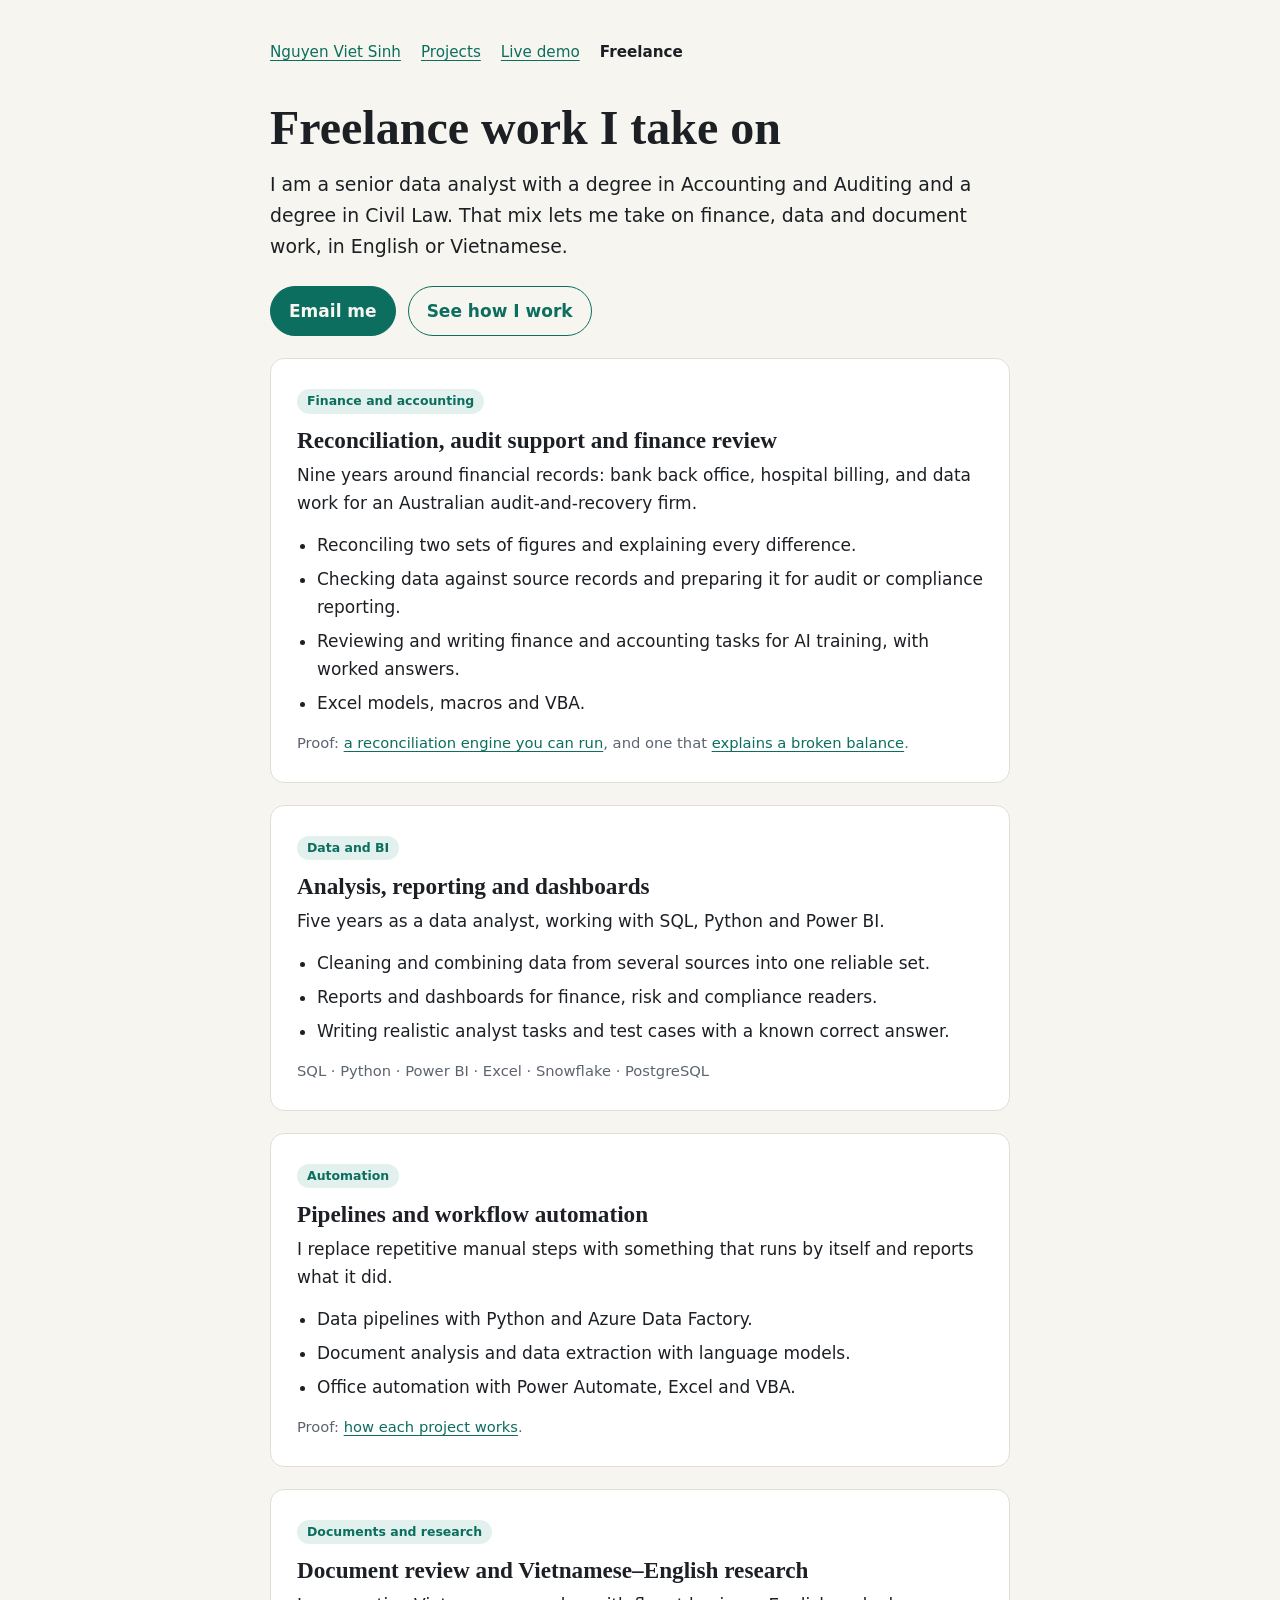
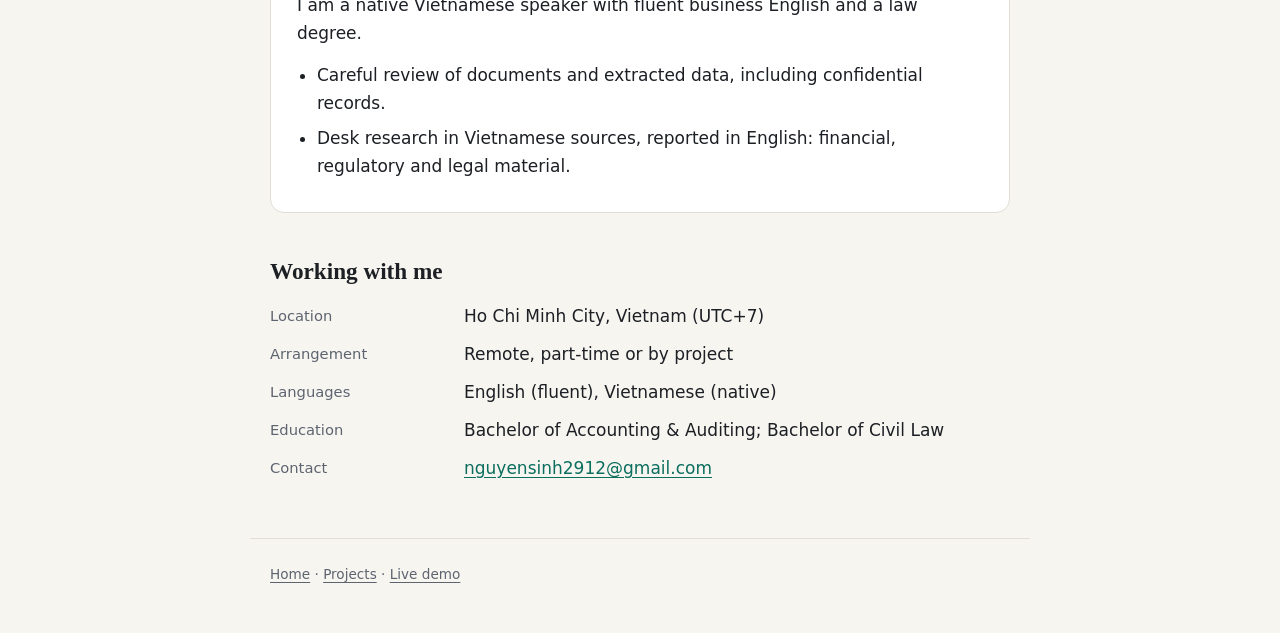
<file: freelance.html>
<!doctype html>
<html lang="en">
<head>
  <meta charset="utf-8">
  <meta name="viewport" content="width=device-width, initial-scale=1">
  <meta name="robots" content="noindex">
  <title>Freelance work | Nguyen Viet Sinh</title>
  <link rel="stylesheet" href="site.css">
</head>
<body>
<main>
  <nav>
    <a href="./">Nguyen Viet Sinh</a>
    <a href="projects.html">Projects</a>
    <a href="demo.html">Live demo</a>
    <a href="freelance.html" aria-current="page">Freelance</a>
  </nav>

  <h1>Freelance work I take on</h1>
  <p class="lead">I am a senior data analyst with a degree in Accounting and Auditing and a degree in Civil Law. That mix lets me take on finance, data and document work, in English or Vietnamese.</p>
  <div class="links">
    <a class="btn primary" href="mailto:nguyensinh2912@gmail.com">Email me</a>
    <a class="btn" href="demo.html">See how I work</a>
  </div>

  <article class="card">
    <span class="tag">Finance and accounting</span>
    <h2>Reconciliation, audit support and finance review</h2>
    <p>Nine years around financial records: bank back office, hospital billing, and data work for an Australian audit-and-recovery firm.</p>
    <ul>
      <li>Reconciling two sets of figures and explaining every difference.</li>
      <li>Checking data against source records and preparing it for audit or compliance reporting.</li>
      <li>Reviewing and writing finance and accounting tasks for AI training, with worked answers.</li>
      <li>Excel models, macros and VBA.</li>
    </ul>
    <p class="stack">Proof: <a href="demo.html#rec">a reconciliation engine you can run</a>, and one that <a href="demo.html#bal">explains a broken balance</a>.</p>
  </article>

  <article class="card">
    <span class="tag">Data and BI</span>
    <h2>Analysis, reporting and dashboards</h2>
    <p>Five years as a data analyst, working with SQL, Python and Power BI.</p>
    <ul>
      <li>Cleaning and combining data from several sources into one reliable set.</li>
      <li>Reports and dashboards for finance, risk and compliance readers.</li>
      <li>Writing realistic analyst tasks and test cases with a known correct answer.</li>
    </ul>
    <p class="stack">SQL · Python · Power BI · Excel · Snowflake · PostgreSQL</p>
  </article>

  <article class="card">
    <span class="tag">Automation</span>
    <h2>Pipelines and workflow automation</h2>
    <p>I replace repetitive manual steps with something that runs by itself and reports what it did.</p>
    <ul>
      <li>Data pipelines with Python and Azure Data Factory.</li>
      <li>Document analysis and data extraction with language models.</li>
      <li>Office automation with Power Automate, Excel and VBA.</li>
    </ul>
    <p class="stack">Proof: <a href="projects.html">how each project works</a>.</p>
  </article>

  <article class="card">
    <span class="tag">Documents and research</span>
    <h2>Document review and Vietnamese–English research</h2>
    <p>I am a native Vietnamese speaker with fluent business English and a law degree.</p>
    <ul>
      <li>Careful review of documents and extracted data, including confidential records.</li>
      <li>Desk research in Vietnamese sources, reported in English: financial, regulatory and legal material.</li>
    </ul>
  </article>

  <h2 style="margin-top:44px">Working with me</h2>
  <dl class="facts" style="margin-top:16px">
    <dt>Location</dt><dd>Ho Chi Minh City, Vietnam (UTC+7)</dd>
    <dt>Arrangement</dt><dd>Remote, part-time or by project</dd>
    <dt>Languages</dt><dd>English (fluent), Vietnamese (native)</dd>
    <dt>Education</dt><dd>Bachelor of Accounting &amp; Auditing; Bachelor of Civil Law</dd>
    <dt>Contact</dt><dd><a href="mailto:nguyensinh2912@gmail.com">nguyensinh2912@gmail.com</a></dd>
  </dl>
</main>
<footer>
  <a href="./">Home</a> · <a href="projects.html">Projects</a> · <a href="demo.html">Live demo</a>
</footer>
</body>
</html>
</file>
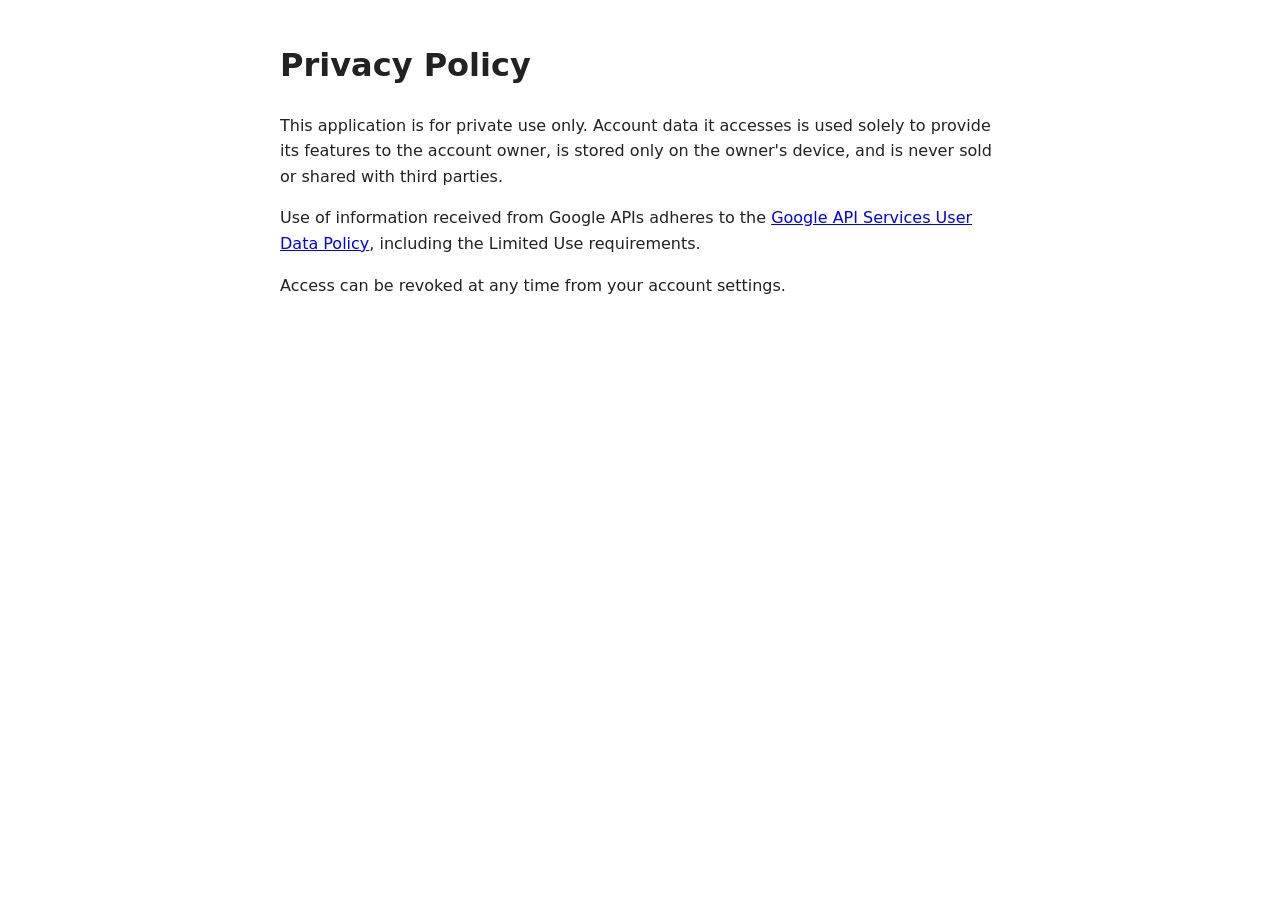
<file: privacy.html>
<!doctype html>
<html lang="en">
<head>
  <meta charset="utf-8">
  <meta name="viewport" content="width=device-width, initial-scale=1">
  <meta name="robots" content="noindex">
  <title>Privacy Policy</title>
  <style>
    body { font-family: system-ui, sans-serif; max-width: 720px; margin: 40px auto; padding: 0 16px; line-height: 1.6; color: #222; }
  </style>
</head>
<body>
  <h1>Privacy Policy</h1>
  <p>This application is for private use only. Account data it accesses is used solely to provide its features
     to the account owner, is stored only on the owner's device, and is never sold or shared with third parties.</p>
  <p>Use of information received from Google APIs adheres to the
     <a href="https://developers.google.com/terms/api-services-user-data-policy">Google API Services User Data Policy</a>,
     including the Limited Use requirements.</p>
  <p>Access can be revoked at any time from your account settings.</p>
</body>
</html>
</file>
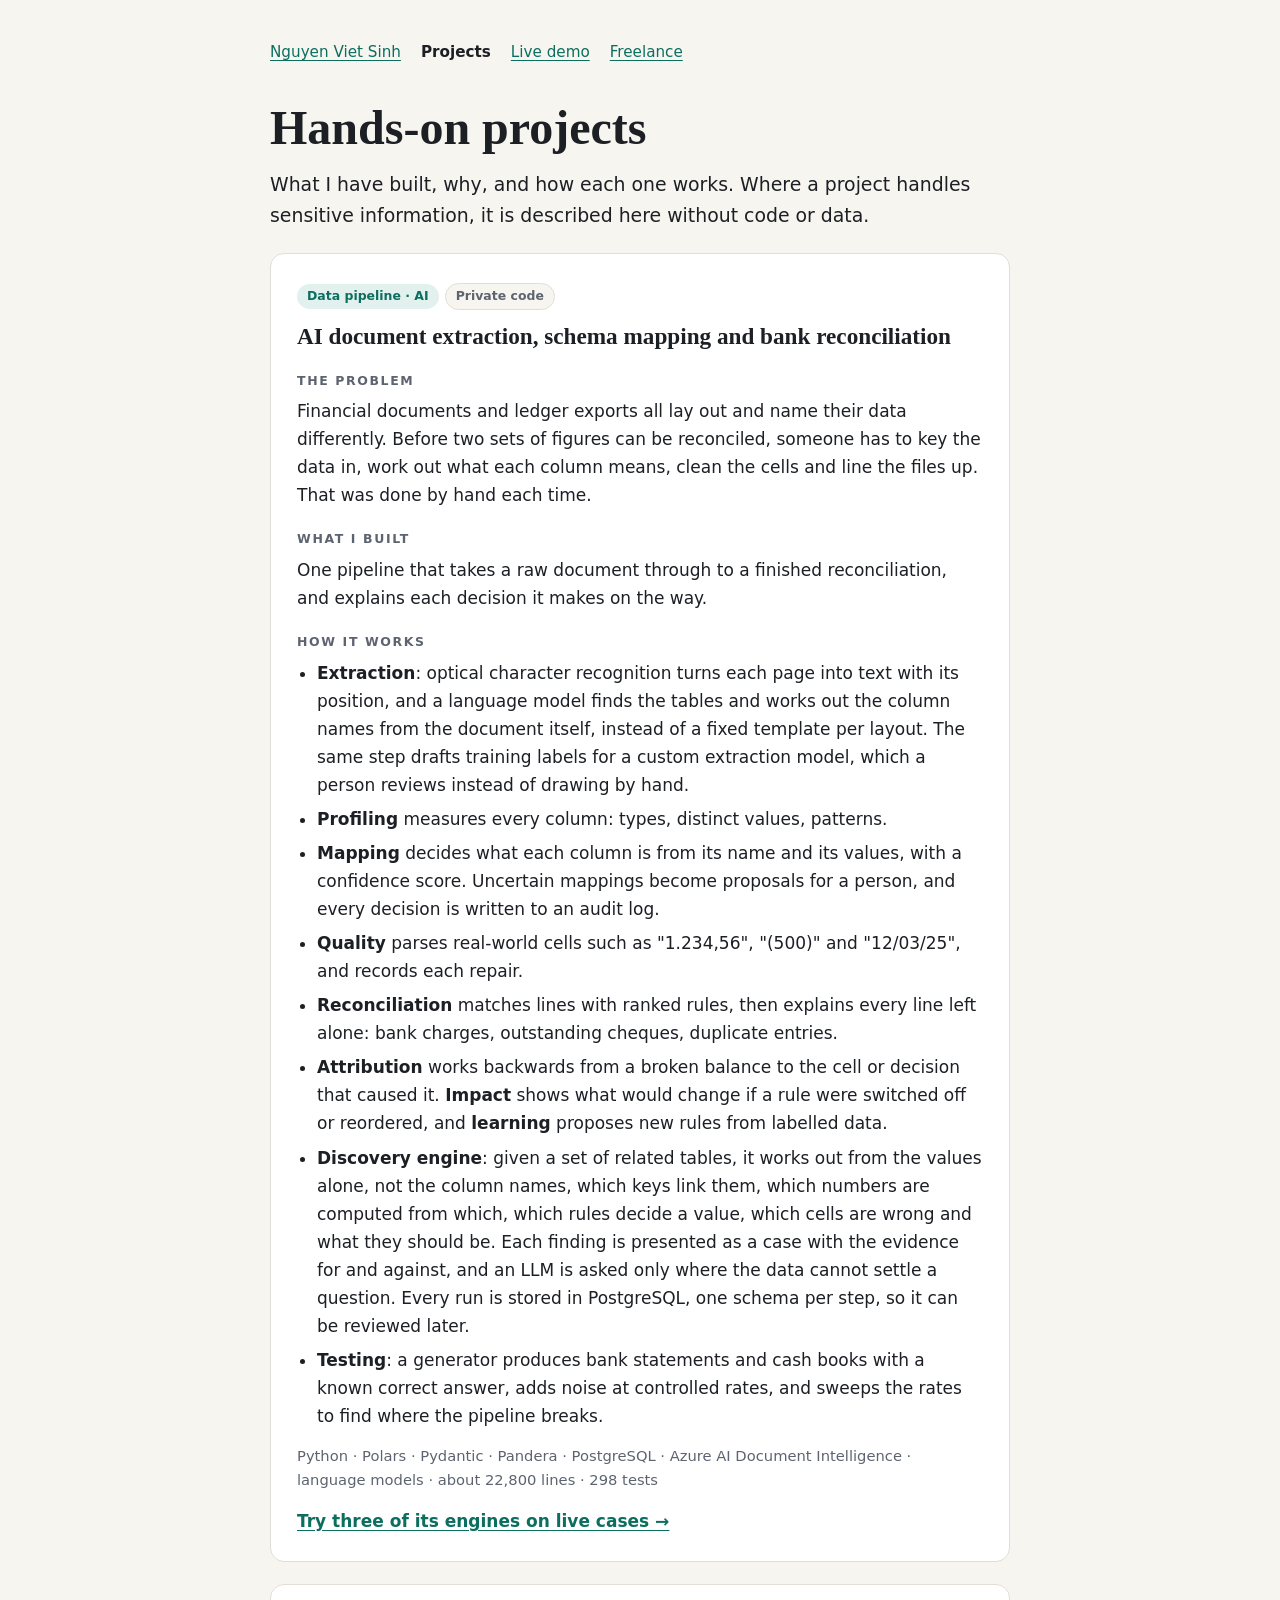
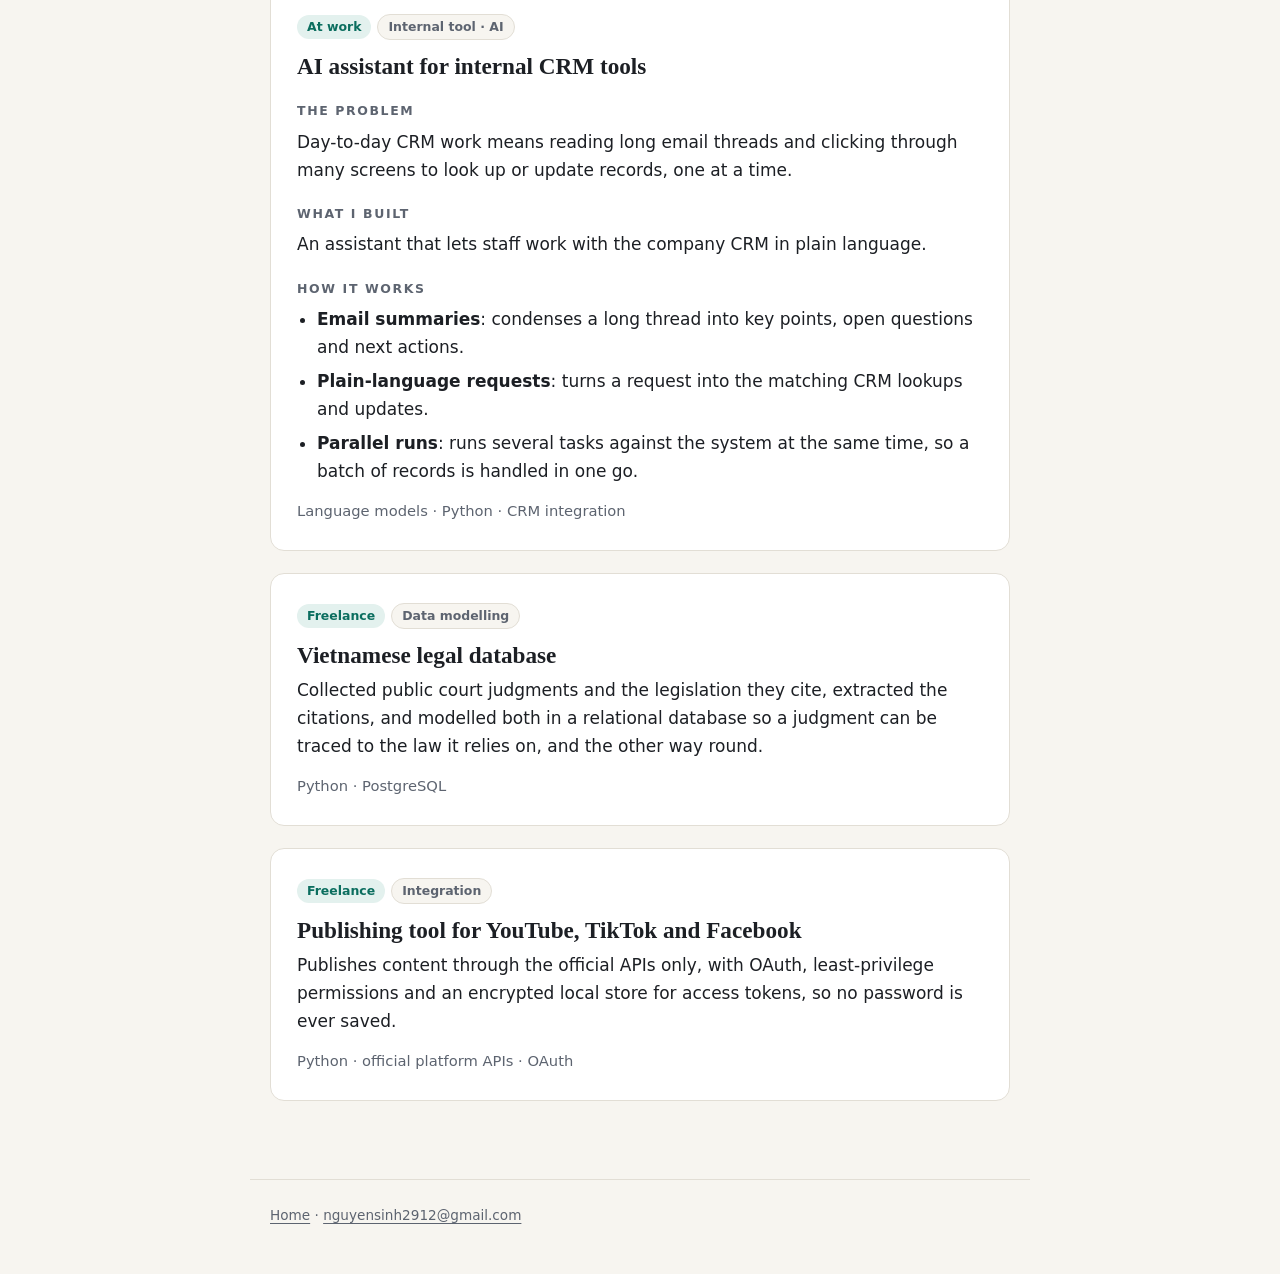
<file: projects.html>
<!doctype html>
<html lang="en">
<head>
  <meta charset="utf-8">
  <meta name="viewport" content="width=device-width, initial-scale=1">
  <meta name="robots" content="noindex">
  <title>Projects | Nguyen Viet Sinh</title>
  <link rel="stylesheet" href="site.css">
</head>
<body>
<main>
  <nav>
    <a href="./">Nguyen Viet Sinh</a>
    <a href="projects.html" aria-current="page">Projects</a>
    <a href="demo.html">Live demo</a>
    <a href="freelance.html">Freelance</a>
  </nav>

  <h1>Hands-on projects</h1>
  <p class="lead">What I have built, why, and how each one works. Where a project handles sensitive information, it is described here without code or data.</p>

  <span id="documents"></span><span id="reconciliation"></span>
  <article class="card" id="pipeline">
    <span class="tag">Data pipeline · AI</span><span class="tag plain">Private code</span>
    <h2>AI document extraction, schema mapping and bank reconciliation</h2>
    <h3>The problem</h3>
    <p>Financial documents and ledger exports all lay out and name their data differently. Before two sets of figures can be reconciled, someone has to key the data in, work out what each column means, clean the cells and line the files up. That was done by hand each time.</p>
    <h3>What I built</h3>
    <p>One pipeline that takes a raw document through to a finished reconciliation, and explains each decision it makes on the way.</p>
    <h3>How it works</h3>
    <ul>
      <li><strong>Extraction</strong>: optical character recognition turns each page into text with its position, and a language model finds the tables and works out the column names from the document itself, instead of a fixed template per layout. The same step drafts training labels for a custom extraction model, which a person reviews instead of drawing by hand.</li>
      <li><strong>Profiling</strong> measures every column: types, distinct values, patterns.</li>
      <li><strong>Mapping</strong> decides what each column is from its name and its values, with a confidence score. Uncertain mappings become proposals for a person, and every decision is written to an audit log.</li>
      <li><strong>Quality</strong> parses real-world cells such as "1.234,56", "(500)" and "12/03/25", and records each repair.</li>
      <li><strong>Reconciliation</strong> matches lines with ranked rules, then explains every line left alone: bank charges, outstanding cheques, duplicate entries.</li>
      <li><strong>Attribution</strong> works backwards from a broken balance to the cell or decision that caused it. <strong>Impact</strong> shows what would change if a rule were switched off or reordered, and <strong>learning</strong> proposes new rules from labelled data.</li>
      <li><strong>Discovery engine</strong>: given a set of related tables, it works out from the values alone, not the column names, which keys link them, which numbers are computed from which, which rules decide a value, which cells are wrong and what they should be. Each finding is presented as a case with the evidence for and against, and an LLM is asked only where the data cannot settle a question. Every run is stored in PostgreSQL, one schema per step, so it can be reviewed later.</li>
      <li><strong>Testing</strong>: a generator produces bank statements and cash books with a known correct answer, adds noise at controlled rates, and sweeps the rates to find where the pipeline breaks.</li>
    </ul>
    <p class="stack">Python · Polars · Pydantic · Pandera · PostgreSQL · Azure AI Document Intelligence · language models · about 22,800 lines · 298 tests</p>
    <p><a href="demo.html"><strong>Try three of its engines on live cases &rarr;</strong></a></p>
  </article>

  <article class="card" id="crm">
    <span class="tag">At work</span><span class="tag plain">Internal tool · AI</span>
    <h2>AI assistant for internal CRM tools</h2>
    <h3>The problem</h3>
    <p>Day-to-day CRM work means reading long email threads and clicking through many screens to look up or update records, one at a time.</p>
    <h3>What I built</h3>
    <p>An assistant that lets staff work with the company CRM in plain language.</p>
    <h3>How it works</h3>
    <ul>
      <li><strong>Email summaries</strong>: condenses a long thread into key points, open questions and next actions.</li>
      <li><strong>Plain-language requests</strong>: turns a request into the matching CRM lookups and updates.</li>
      <li><strong>Parallel runs</strong>: runs several tasks against the system at the same time, so a batch of records is handled in one go.</li>
    </ul>
    <p class="stack">Language models · Python · CRM integration</p>
  </article>

  <article class="card" id="legal">
    <span class="tag">Freelance</span><span class="tag plain">Data modelling</span>
    <h2>Vietnamese legal database</h2>
    <p>Collected public court judgments and the legislation they cite, extracted the citations, and modelled both in a relational database so a judgment can be traced to the law it relies on, and the other way round.</p>
    <p class="stack">Python · PostgreSQL</p>
  </article>

  <article class="card" id="publishing">
    <span class="tag">Freelance</span><span class="tag plain">Integration</span>
    <h2>Publishing tool for YouTube, TikTok and Facebook</h2>
    <p>Publishes content through the official APIs only, with OAuth, least-privilege permissions and an encrypted local store for access tokens, so no password is ever saved.</p>
    <p class="stack">Python · official platform APIs · OAuth</p>
  </article>
</main>
<footer>
  <a href="./">Home</a> · <a href="mailto:nguyensinh2912@gmail.com">nguyensinh2912@gmail.com</a>
</footer>
</body>
</html>
</file>
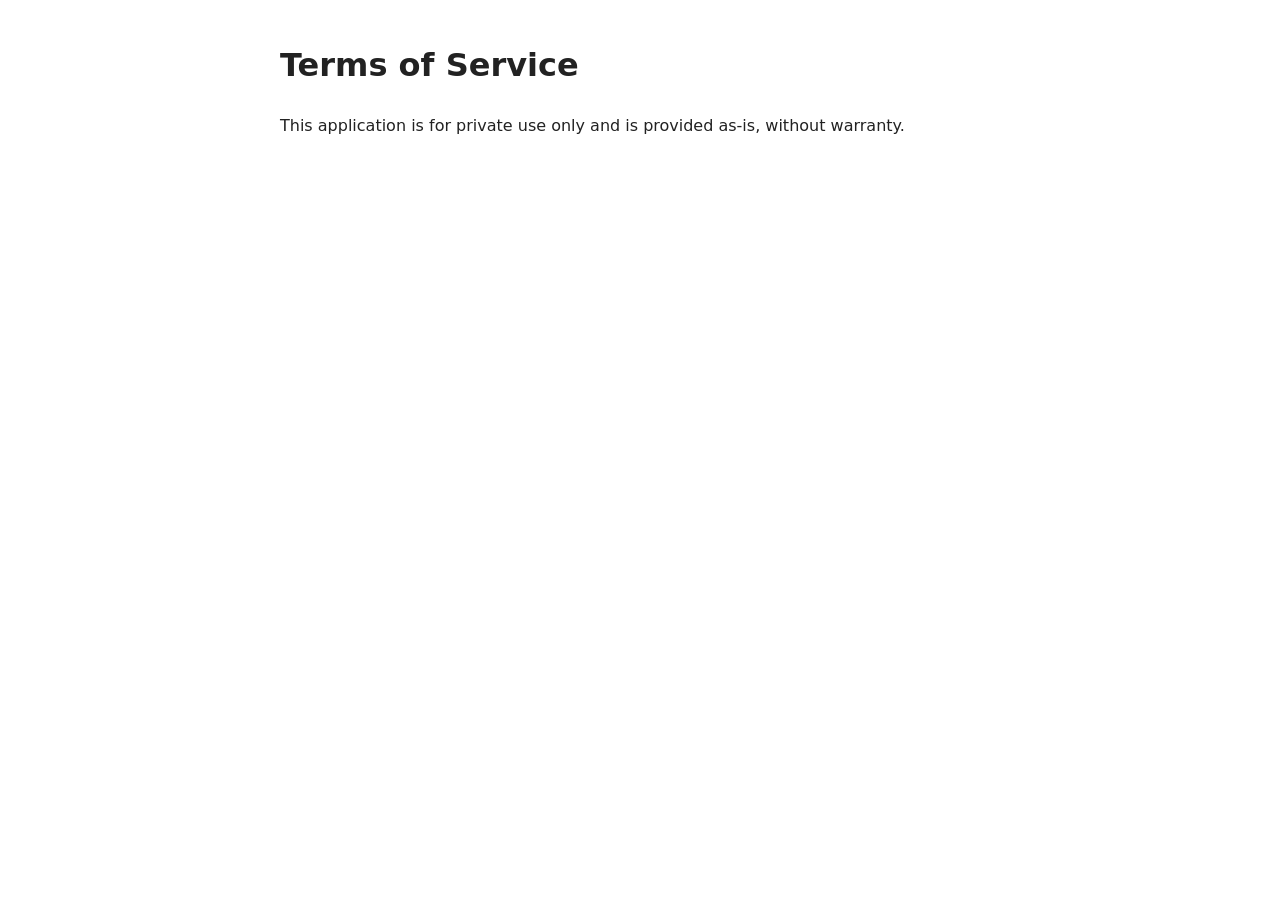
<file: terms.html>
<!doctype html>
<html lang="en">
<head>
  <meta charset="utf-8">
  <meta name="viewport" content="width=device-width, initial-scale=1">
  <meta name="robots" content="noindex">
  <title>Terms of Service</title>
  <style>
    body { font-family: system-ui, sans-serif; max-width: 720px; margin: 40px auto; padding: 0 16px; line-height: 1.6; color: #222; }
  </style>
</head>
<body>
  <h1>Terms of Service</h1>
  <p>This application is for private use only and is provided as-is, without warranty.</p>
</body>
</html>
</file>
<file: site.css>
:root {
  --bg: #f7f5f0; --surface: #ffffff; --text: #1c1f24; --muted: #5d6470;
  --line: #e2ded5; --accent: #0b6e5f; --accent-soft: #e3f1ee;
}
@media (prefers-color-scheme: dark) {
  :root {
    --bg: #14171a; --surface: #1c2024; --text: #e8e6e1; --muted: #9aa1ab;
    --line: #2c3238; --accent: #5cc9b5; --accent-soft: #1d3530;
  }
}
* { box-sizing: border-box; }
body { margin: 0; background: var(--bg); color: var(--text); font-family: system-ui, -apple-system, "Segoe UI", Roboto, sans-serif; line-height: 1.65; font-size: 17px; }
main { max-width: 780px; margin: 0 auto; padding: 40px 20px 56px; }
a { color: var(--accent); text-underline-offset: 3px; }
nav { display: flex; flex-wrap: wrap; gap: 6px 20px; font-size: 0.95rem; margin-bottom: 36px; }
nav a[aria-current] { color: var(--text); font-weight: 700; text-decoration: none; }
h1 { font-family: Georgia, "Times New Roman", serif; font-size: clamp(2rem, 6.5vw, 3rem); line-height: 1.12; margin: 0 0 14px; }
h2 { font-family: Georgia, serif; font-size: 1.45rem; line-height: 1.25; margin: 0 0 6px; }
h3 { font-size: 0.78rem; text-transform: uppercase; letter-spacing: 0.13em; color: var(--muted); margin: 20px 0 6px; }
p { margin: 0 0 14px; }
.lead { font-size: 1.18rem; max-width: 62ch; }
.card { background: var(--surface); border: 1px solid var(--line); border-radius: 14px; padding: 26px; margin: 22px 0; }
.card > :last-child { margin-bottom: 0; }
.tag { display: inline-block; font-size: 0.78rem; background: var(--accent-soft); color: var(--accent); padding: 2px 10px; border-radius: 999px; margin: 0 6px 12px 0; font-weight: 600; }
.tag.plain { background: var(--bg); color: var(--muted); border: 1px solid var(--line); }
.stat { font-family: Georgia, serif; font-size: 1.7rem; line-height: 1.2; margin: 4px 0 12px; }
.card ul { margin: 0 0 14px; padding-left: 20px; }
.card li { margin-bottom: 6px; }
.stack { color: var(--muted); font-size: 0.92rem; }
.links { display: flex; flex-wrap: wrap; gap: 12px; margin: 24px 0 8px; }
.btn { display: inline-block; padding: 10px 18px; border-radius: 999px; text-decoration: none; font-weight: 600; border: 1px solid var(--accent); }
.btn.primary { background: var(--accent); color: var(--bg); }
.facts { display: grid; grid-template-columns: 170px 1fr; gap: 10px 24px; margin: 0; }
.facts dt { color: var(--muted); font-size: 0.92rem; padding-top: 2px; }
.facts dd { margin: 0; }
footer { max-width: 780px; margin: 0 auto; padding: 24px 20px 48px; color: var(--muted); font-size: 0.85rem; border-top: 1px solid var(--line); }
footer a { color: var(--muted); }
@media (max-width: 560px) { .facts { grid-template-columns: 1fr; gap: 2px; } .facts dd { margin-bottom: 10px; } .card { padding: 20px 18px; } }
</file>
